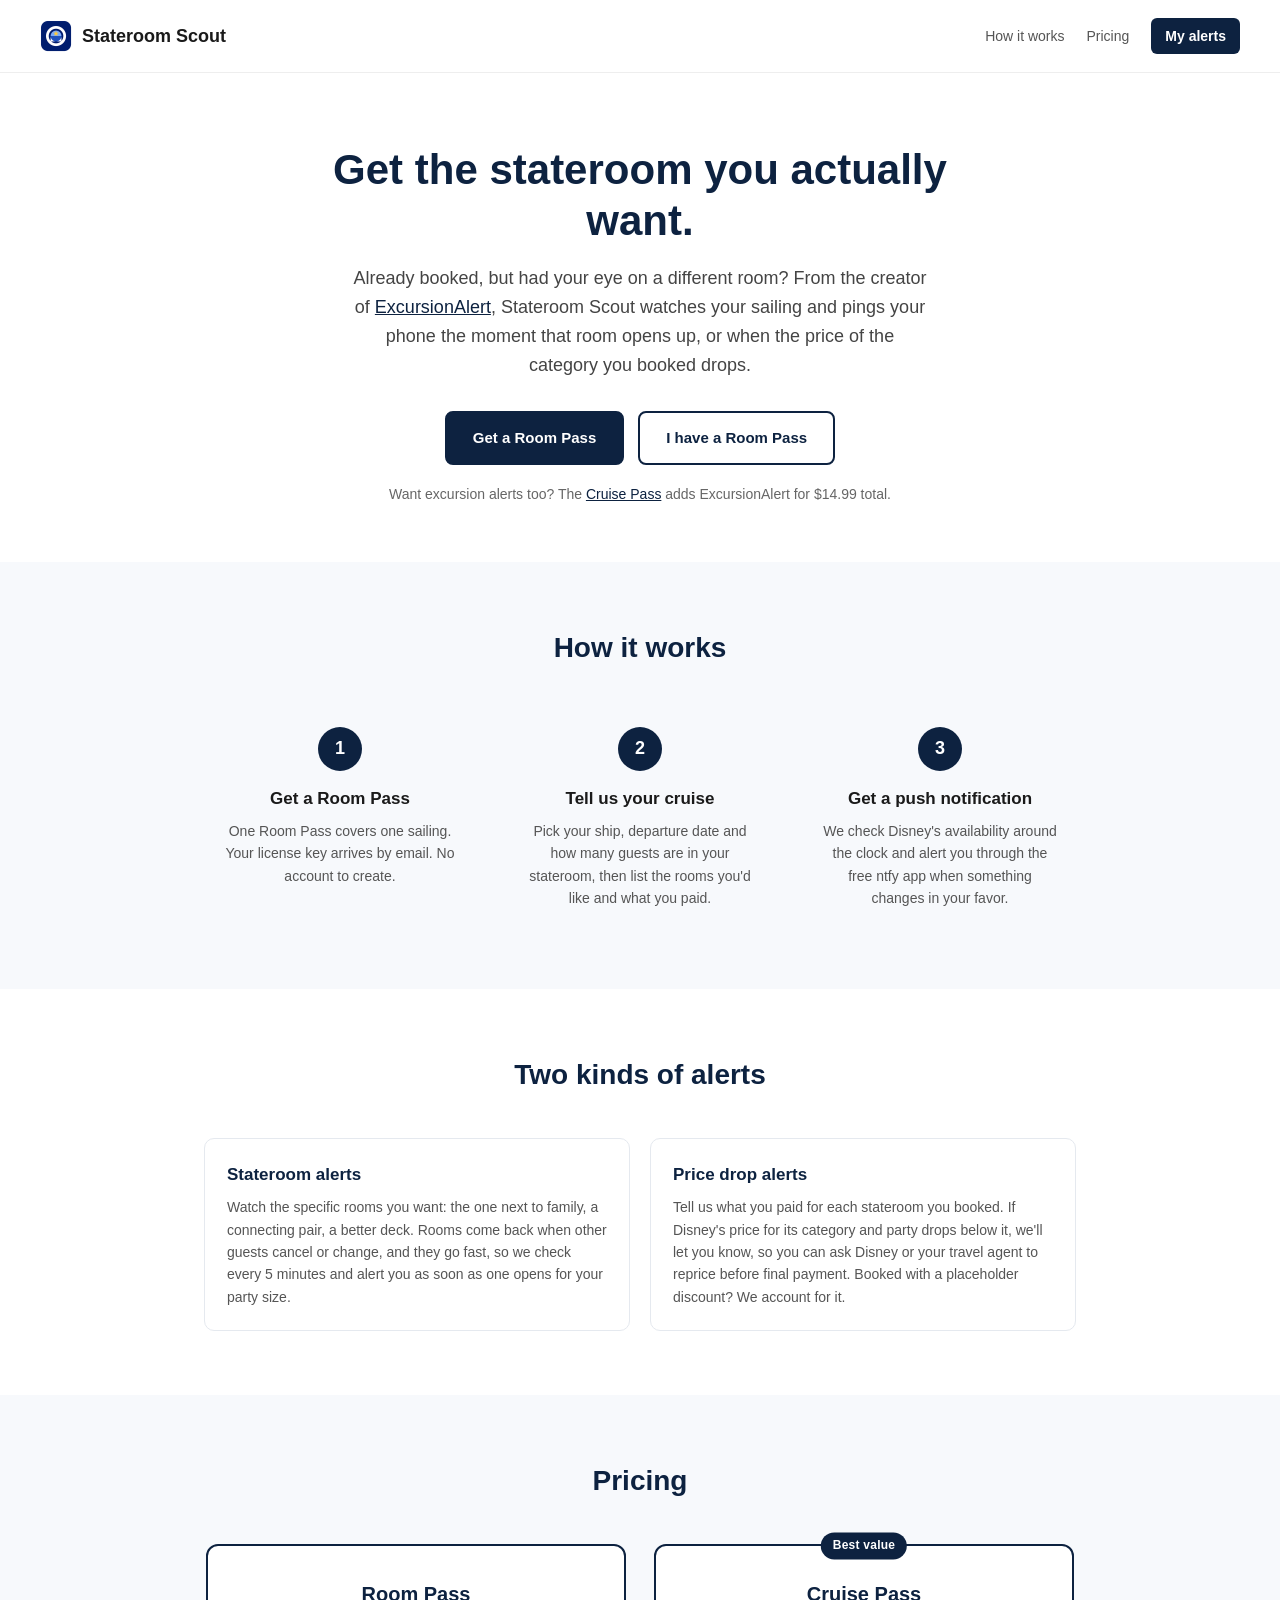
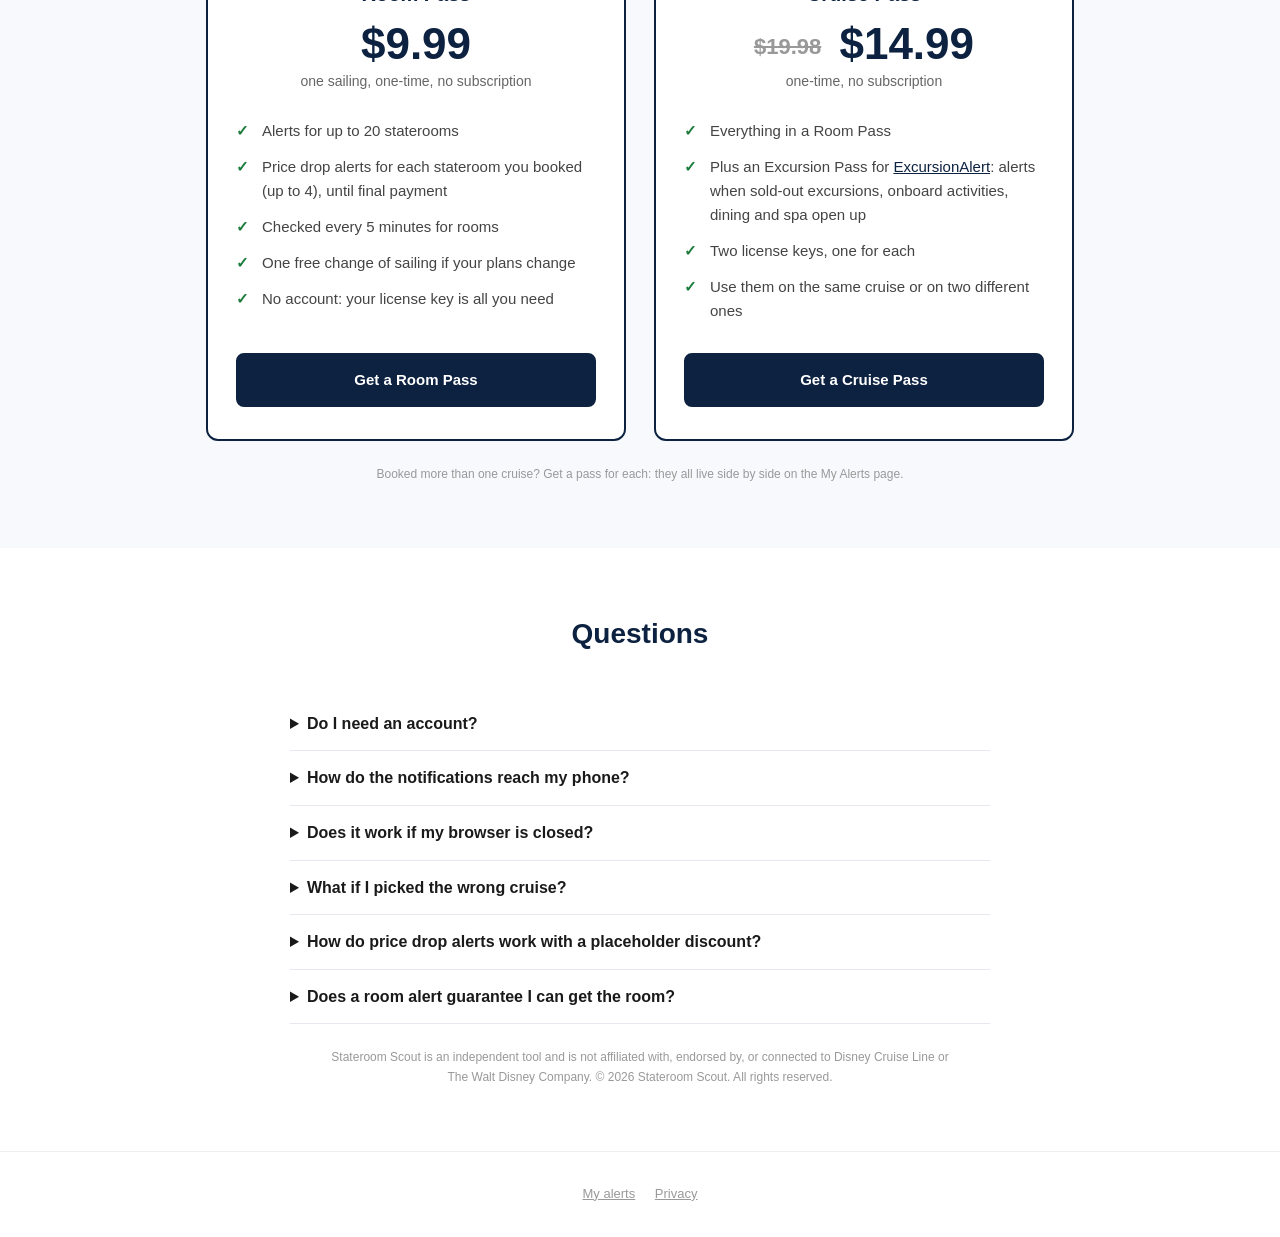
<file: index.html>
<!DOCTYPE html>
<html lang="en">
<head>
  <meta charset="UTF-8" />
  <meta name="viewport" content="width=device-width, initial-scale=1.0" />
  <title>Stateroom Scout - Get the Disney cruise stateroom you want</title>
  <meta name="description" content="Stateroom Scout watches your Disney cruise and sends a push notification when the stateroom you want opens up, or when the price of the category you booked drops." />
  <link rel="icon" href="icons/icon48.png" />
  <link rel="stylesheet" href="site.css" />
  <!-- Cloudflare Web Analytics --><script type='module' src='https://static.cloudflareinsights.com/beacon.min.js' data-cf-beacon='{"token": "0a1c1d9a9bbf4cdd90401e7eb72392b0"}'></script><!-- End Cloudflare Web Analytics -->
</head>
<body>
  <header class="site-header">
    <a class="logo" href="./"><img src="icons/icon128.png" alt="" /> Stateroom Scout</a>
    <nav>
      <a class="nav-optional" href="#how">How it works</a>
      <a class="nav-optional" href="#pricing">Pricing</a>
      <a class="nav-cta" href="alerts.html">My alerts</a>
    </nav>
  </header>

  <section class="hero">
    <h1>Get the stateroom you actually want.</h1>
    <p>Already booked, but had your eye on a different room? From the creator of <a href="https://excursionalert.com" target="_blank" rel="noopener">ExcursionAlert</a>, Stateroom Scout watches your sailing and pings your phone the moment that room opens up, or when the price of the category you booked drops.</p>
    <div class="hero-actions">
      <a class="btn btn-solid" href="buy.html">Get a Room Pass</a>
      <a class="btn btn-outline" href="alerts.html">I have a Room Pass</a>
    </div>
    <p class="hero-note">Want excursion alerts too? The <a href="#pricing">Cruise Pass</a> adds ExcursionAlert for $14.99 total.</p>
  </section>

  <div class="band">
    <section class="section" id="how">
      <h2>How it works</h2>
      <div class="steps">
        <div class="step">
          <div class="step-number">1</div>
          <h3>Get a Room Pass</h3>
          <p>One Room Pass covers one sailing. Your license key arrives by email. No account to create.</p>
        </div>
        <div class="step">
          <div class="step-number">2</div>
          <h3>Tell us your cruise</h3>
          <p>Pick your ship, departure date and how many guests are in your stateroom, then list the rooms you'd like and what you paid.</p>
        </div>
        <div class="step">
          <div class="step-number">3</div>
          <h3>Get a push notification</h3>
          <p>We check Disney's availability around the clock and alert you through the free ntfy app when something changes in your favor.</p>
        </div>
      </div>
    </section>
  </div>

  <section class="section">
    <h2>Two kinds of alerts</h2>
    <div class="features">
      <div class="feature">
        <h3>Stateroom alerts</h3>
        <p>Watch the specific rooms you want: the one next to family, a connecting pair, a better deck. Rooms come back when other guests cancel or change, and they go fast, so we check every 5 minutes and alert you as soon as one opens for your party size.</p>
      </div>
      <div class="feature">
        <h3>Price drop alerts</h3>
        <p>Tell us what you paid for each stateroom you booked. If Disney's price for its category and party drops below it, we'll let you know, so you can ask Disney or your travel agent to reprice before final payment. Booked with a placeholder discount? We account for it.</p>
      </div>
    </div>
  </section>

  <div class="band">
    <section class="section" id="pricing">
      <h2>Pricing</h2>
      <div class="price-cards">
        <div class="price-card">
          <h3>Room Pass</h3>
          <div class="price">$9.99</div>
          <div class="price-sub">one sailing, one-time, no subscription</div>
          <ul>
            <li>Alerts for up to 20 staterooms</li>
            <li>Price drop alerts for each stateroom you booked (up to 4), until final payment</li>
            <li>Checked every 5 minutes for rooms</li>
            <li>One free change of sailing if your plans change</li>
            <li>No account: your license key is all you need</li>
          </ul>
          <a class="btn btn-solid" href="buy.html">Get a Room Pass</a>
        </div>
        <div class="price-card">
          <div class="price-tag">Best value</div>
          <h3>Cruise Pass</h3>
          <div class="price"><span class="price-was">$19.98</span> $14.99</div>
          <div class="price-sub">one-time, no subscription</div>
          <ul>
            <li>Everything in a Room Pass</li>
            <li>Plus an Excursion Pass for <a href="https://excursionalert.com" target="_blank" rel="noopener">ExcursionAlert</a>: alerts when sold-out excursions, onboard activities, dining and spa open up</li>
            <li>Two license keys, one for each</li>
            <li>Use them on the same cruise or on two different ones</li>
          </ul>
          <a class="btn btn-solid" href="https://duffcalifornia.gumroad.com/l/rczrh">Get a Cruise Pass</a>
        </div>
      </div>
      <p class="fine">Booked more than one cruise? Get a pass for each: they all live side by side on the My Alerts page.</p>
    </section>
  </div>

  <section class="section">
    <h2>Questions</h2>
    <div class="faq">
      <details>
        <summary>Do I need an account?</summary>
        <p>No. Your Room Pass license key is your login. Enter it on the My Alerts page and your browser remembers it. On a new device, enter it again: your alerts are saved with the key, not the browser.</p>
      </details>
      <details>
        <summary>How do the notifications reach my phone?</summary>
        <p>Through ntfy, a free notification app for iPhone and Android. You pick a topic name (we suggest a random one), subscribe to it in the app, and our alerts arrive as push notifications. There's a test button to check it works.</p>
      </details>
      <details>
        <summary>Does it work if my browser is closed?</summary>
        <p>Yes. The checking happens on our servers, around the clock. You only need the website to set up or change your alerts.</p>
      </details>
      <details>
        <summary>What if I picked the wrong cruise?</summary>
        <p>Each Room Pass can change its sailing once, for a wrong pick or a change of plans. After that change, the new sailing is final.</p>
      </details>
      <details>
        <summary>How do price drop alerts work with a placeholder discount?</summary>
        <p>Discounts apply to the fare, not taxes, so we work out your price before the discount and alert you when Disney's price falls below that. If you're not sure of your discount percentage, leave it blank and we'll alert you when the price falls below what you paid.</p>
      </details>
      <details>
        <summary>Does a room alert guarantee I can get the room?</summary>
        <p>No. We tell you the room is available; booking it is up to you (or your travel agent), and popular rooms can go again within minutes.</p>
      </details>
    </div>
    <p class="fine">Stateroom Scout is an independent tool and is not affiliated with, endorsed by, or connected to Disney Cruise Line or The Walt Disney Company. © 2026 Stateroom Scout. All rights reserved.</p>
  </section>

  <footer class="site-footer">
    <a href="alerts.html">My alerts</a> <a href="privacy.html">Privacy</a>
  </footer>
</body>
</html>
</file>
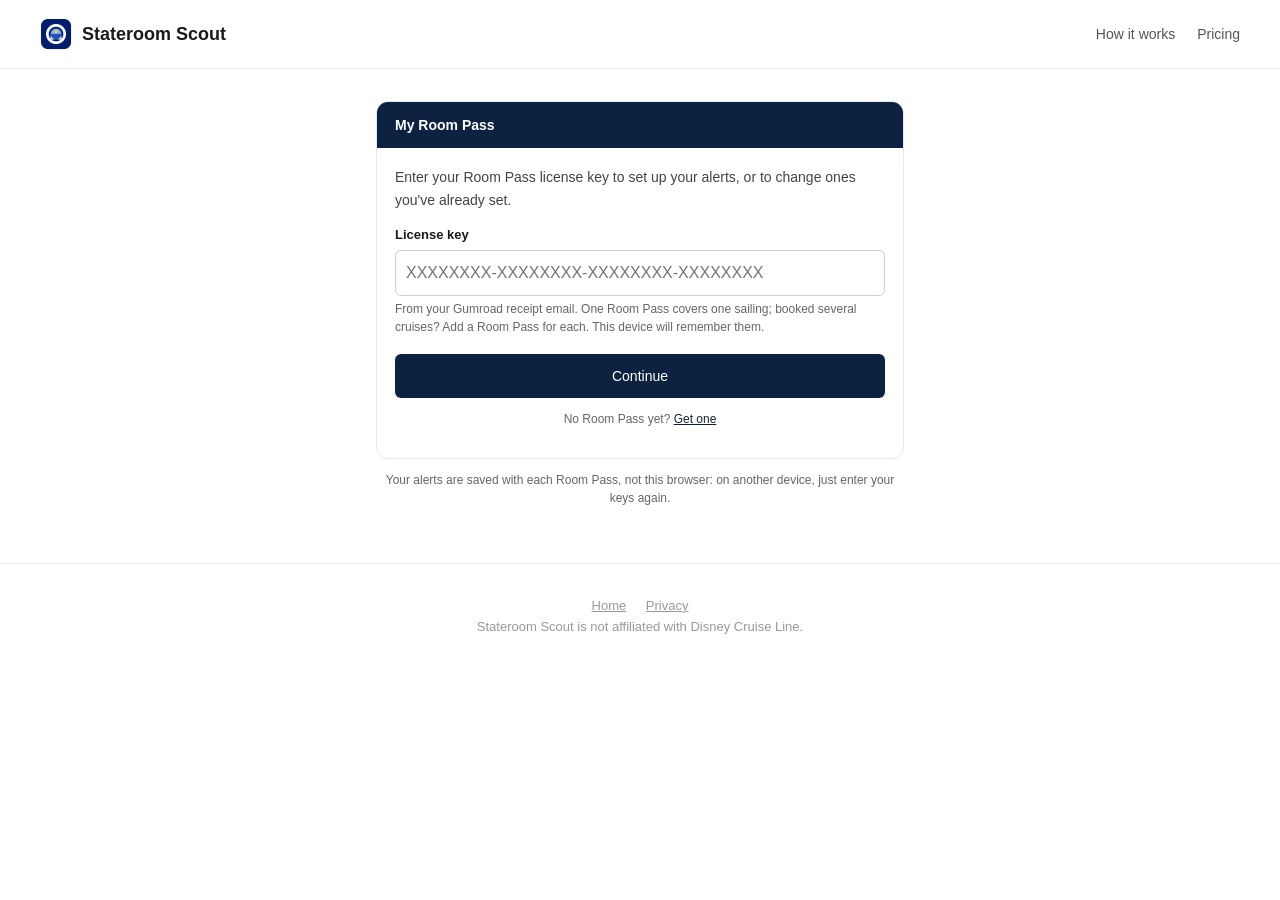
<file: alerts.html>
<!DOCTYPE html>
<html lang="en">
<head>
  <meta charset="UTF-8" />
  <meta name="viewport" content="width=device-width, initial-scale=1.0" />
  <title>My Alerts - Stateroom Scout</title>
  <meta name="description" content="Set up your Room Pass: stateroom alerts and price drop alerts for your Disney cruise." />
  <meta name="robots" content="noindex" />
  <link rel="icon" href="icons/icon48.png" />
  <link rel="stylesheet" href="site.css" />
  <!-- Cloudflare Web Analytics --><script type='module' src='https://static.cloudflareinsights.com/beacon.min.js' data-cf-beacon='{"token": "0a1c1d9a9bbf4cdd90401e7eb72392b0"}'></script><!-- End Cloudflare Web Analytics -->
</head>
<body>
  <header class="site-header">
    <a class="logo" href="./"><img src="icons/icon128.png" alt="" /> Stateroom Scout</a>
    <nav>
      <a class="nav-optional" href="./#how">How it works</a>
      <a href="./#pricing">Pricing</a>
    </nav>
  </header>

  <main class="app-wrap">
    <div id="pass-bar" class="pass-bar hidden">
      <label for="pass-select">Room Pass</label>
      <select id="pass-select"></select>
    </div>
    <div class="app">
      <div class="app-head">
        <span>My Room Pass</span>
        <span id="sailing-badge" class="badge hidden"></span>
      </div>

      <div id="loading" class="panel loading">Loading...</div>
      <div id="fatal" class="notice error hidden"></div>

      <!-- 1. License -->
      <section id="screen-license" class="panel hidden">
        <p id="license-lead" class="lead">Enter your Room Pass license key to set up your alerts, or to change ones you've already set.</p>
        <div class="field">
          <label for="license-key">License key</label>
          <input id="license-key" type="text" placeholder="XXXXXXXX-XXXXXXXX-XXXXXXXX-XXXXXXXX" autocomplete="off" spellcheck="false" />
          <p class="hint">From your Gumroad receipt email. One Room Pass covers one sailing; booked several cruises? Add a Room Pass for each. This device will remember them.</p>
        </div>
        <p id="license-error" class="error-text hidden"></p>
        <button id="activate-btn" class="btn-primary">Continue</button>
        <p class="hint center">No Room Pass yet? <a href="buy.html">Get one</a></p>
        <p class="center"><button id="remove-broken-btn" class="btn-link hidden">Remove this Room Pass from this device</button></p>
        <p class="center"><button id="cancel-add-btn" class="btn-link hidden">Back to my Room Passes</button></p>
      </section>

      <!-- 2. Sailing -->
      <section id="screen-sailing" class="panel hidden">
        <h2>Which cruise are you on?</h2>
        <div class="field">
          <label for="ship">Ship</label>
          <select id="ship"><option value="">Choose a ship</option></select>
        </div>
        <div class="field">
          <label for="sailing">Departure date</label>
          <select id="sailing" disabled><option value="">Choose a ship first</option></select>
        </div>
        <div class="field">
          <label for="guests">Guests in your stateroom</label>
          <select id="guests">
            <option value="1">1</option>
            <option value="2" selected>2</option>
            <option value="3">3</option>
            <option value="4">4</option>
            <option value="5">5</option>
          </select>
          <p class="hint">Disney shows different rooms and prices to different party sizes, so alerts match yours.</p>
        </div>
        <p id="reset-note" class="notice"></p>
        <p id="sailing-error" class="error-text hidden"></p>
        <button id="set-sailing-btn" class="btn-primary" disabled>Set my sailing</button>
      </section>

      <!-- Sailing departed -->
      <section id="screen-departed" class="panel hidden">
        <h2>This sailing has departed</h2>
        <p class="lead">This Room Pass was for a sailing that has now sailed, so its alerts have ended. We hope it was a great trip.</p>
        <button class="btn-secondary forget-license-btn">Use a different license</button>
      </section>

      <!-- 3. Watches -->
      <section id="screen-watches" class="panel hidden">
        <div class="card">
          <div>
            <div id="sailing-title" class="card-title"></div>
            <div id="sailing-meta" class="card-meta"></div>
          </div>
          <button id="change-sailing-btn" class="btn-link">Change</button>
        </div>
        <div id="change-sailing-confirm" class="notice hidden">
          <p id="change-sailing-text"></p>
          <div class="row">
            <button id="change-sailing-yes" class="btn-danger">Change my sailing</button>
            <button id="change-sailing-no" class="btn-secondary">Keep it</button>
          </div>
        </div>

        <h3>Notifications</h3>
        <div class="field">
          <label for="ntfy-topic">ntfy topic</label>
          <div class="row">
            <input id="ntfy-topic" type="text" autocomplete="off" spellcheck="false" />
            <button id="generate-topic-btn" class="btn-secondary small" title="Make a new random topic">New</button>
          </div>
          <p class="hint">Install the free <a href="https://ntfy.sh" target="_blank" rel="noopener noreferrer">ntfy</a> app on your phone and subscribe to this exact topic. Anyone who knows the topic can read its alerts, so keep it hard to guess.</p>
          <button id="test-ntfy-btn" class="btn-secondary small">Send a test notification</button>
          <span id="test-ntfy-result" class="hint"></span>
        </div>

        <h3>Stateroom alerts</h3>
        <p class="hint">Enter the staterooms you'd like. We'll alert you when one opens for <span class="party-text"></span>.</p>
        <div id="room-list" class="room-list"></div>
        <button id="add-room-btn" class="btn-link">+ Add another stateroom</button>

        <h3>Price drop alerts</h3>
        <label class="check"><input id="price-enabled" type="checkbox" /> Watch what I paid for my booked staterooms</label>
        <p id="price-closed" class="notice hidden"></p>
        <div id="price-fields" class="hidden">
          <p class="hint">Add each stateroom you've booked on this sailing. We'll alert you if Disney's price for its category and party drops below what you paid.</p>
          <div id="booked-list" class="booked-list"></div>
          <button id="add-booked-btn" class="btn-link">+ Add another booked stateroom</button>
        </div>

        <p id="save-error" class="error-text hidden"></p>
        <p id="save-ok" class="ok-text hidden"></p>
        <button id="save-btn" class="btn-primary">Save alerts</button>

        <div class="app-foot">
          <span id="license-ending" class="hint"></span>
          <button class="btn-link forget-license-btn">Remove this Room Pass from this device</button>
        </div>
      </section>
    </div>
    <p class="hint center">Your alerts are saved with each Room Pass, not this browser: on another device, just enter your keys again.</p>
  </main>

  <template id="booked-row">
    <fieldset class="booked">
      <div class="booked-head">
        <legend class="booked-title"></legend>
        <button class="btn-link remove-booked">Remove</button>
      </div>
      <div class="field">
        <label>Category you booked</label>
        <select class="b-category"><option value="">Choose a category</option></select>
        <p class="hint">On your reservation, e.g. "Category 4B".</p>
      </div>
      <div class="field">
        <label>Guests in this stateroom</label>
        <select class="b-guests">
          <option value="1">1</option><option value="2">2</option><option value="3">3</option>
          <option value="4">4</option><option value="5">5</option>
        </select>
      </div>
      <div class="field">
        <label>Did you book it with a discount, such as a placeholder reservation?</label>
        <div class="row">
          <label class="check"><input type="radio" class="b-disc-no" value="no" checked /> No</label>
          <label class="check"><input type="radio" class="b-disc-yes" value="yes" /> Yes</label>
        </div>
      </div>
      <div class="field b-discount-field hidden">
        <label>Discount percentage</label>
        <div class="row narrow"><input class="b-pct" type="text" inputmode="decimal" placeholder="10" /><span>%</span></div>
        <p class="hint">If you're unsure what percentage you received, leave this blank. We'll then alert you only when the price falls below what you paid.</p>
      </div>
      <div class="field">
        <label>Total you paid for this stateroom, including taxes</label>
        <input class="b-paid" type="text" inputmode="decimal" placeholder="$0.00" />
      </div>
      <p class="hint b-preview"></p>
    </fieldset>
  </template>

  <template id="room-row">
    <div class="row room-row">
      <input type="text" inputmode="numeric" placeholder="Stateroom number, e.g. 8574" />
      <button class="btn-icon remove-room" title="Remove">&times;</button>
    </div>
  </template>

  <footer class="site-footer">
    <a href="./">Home</a> <a href="privacy.html">Privacy</a>
    <p>Stateroom Scout is not affiliated with Disney Cruise Line.</p>
  </footer>

  <script type="module" src="alerts.js"></script>
</body>
</html>
</file>
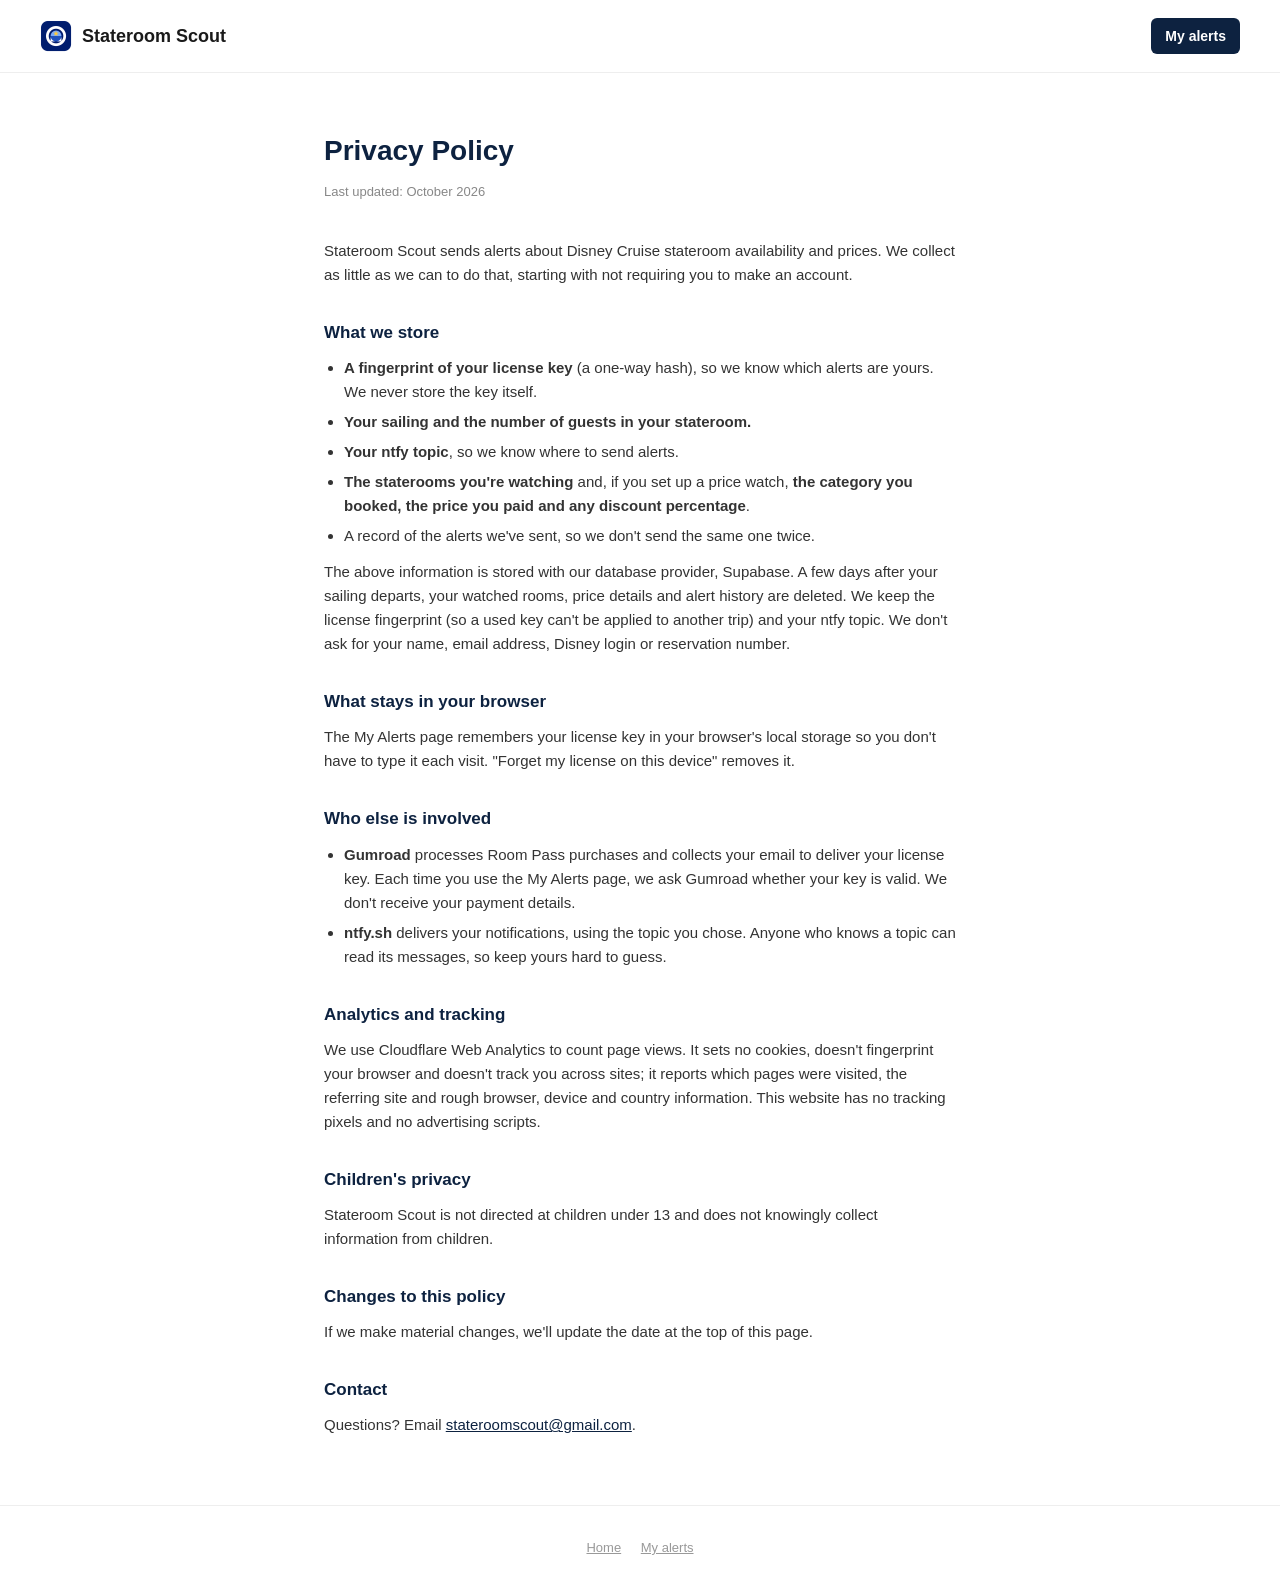
<file: privacy.html>
<!DOCTYPE html>
<html lang="en">
<head>
  <meta charset="UTF-8" />
  <meta name="viewport" content="width=device-width, initial-scale=1.0" />
  <title>Privacy Policy - Stateroom Scout</title>
  <link rel="icon" href="icons/icon48.png" />
  <link rel="stylesheet" href="site.css" />
  <!-- Cloudflare Web Analytics --><script type='module' src='https://static.cloudflareinsights.com/beacon.min.js' data-cf-beacon='{"token": "0a1c1d9a9bbf4cdd90401e7eb72392b0"}'></script><!-- End Cloudflare Web Analytics -->
</head>
<body>
  <header class="site-header">
    <a class="logo" href="./"><img src="icons/icon128.png" alt="" /> Stateroom Scout</a>
    <nav><a class="nav-cta" href="alerts.html">My alerts</a></nav>
  </header>

  <main class="prose">
    <h1>Privacy Policy</h1>
    <p class="updated">Last updated: October 2026</p>

    <p>Stateroom Scout sends alerts about Disney Cruise stateroom availability and prices. We collect as little as we can to do that, starting with not requiring you to make an account.</p>

    <h2>What we store</h2>
    <ul>
      <li><strong>A fingerprint of your license key</strong> (a one-way hash), so we know which alerts are yours. We never store the key itself.</li>
      <li><strong>Your sailing and the number of guests in your stateroom.</strong></li>
      <li><strong>Your ntfy topic</strong>, so we know where to send alerts.</li>
      <li><strong>The staterooms you're watching</strong> and, if you set up a price watch, <strong>the category you booked, the price you paid and any discount percentage</strong>.</li>
      <li>A record of the alerts we've sent, so we don't send the same one twice.</li>
    </ul>
    <p>The above information is stored with our database provider, Supabase. A few days after your sailing departs, your watched rooms, price details and alert history are deleted. We keep the license fingerprint (so a used key can't be applied to another trip) and your ntfy topic. We don't ask for your name, email address, Disney login or reservation number. </p>

    <h2>What stays in your browser</h2>
    <p>The My Alerts page remembers your license key in your browser's local storage so you don't have to type it each visit. "Forget my license on this device" removes it.</p>

    <h2>Who else is involved</h2>
    <ul>
      <li><strong>Gumroad</strong> processes Room Pass purchases and collects your email to deliver your license key. Each time you use the My Alerts page, we ask Gumroad whether your key is valid. We don't receive your payment details.</li>
      <li><strong>ntfy.sh</strong> delivers your notifications, using the topic you chose. Anyone who knows a topic can read its messages, so keep yours hard to guess.</li>
    </ul>

    <h2>Analytics and tracking</h2>
    <p>We use Cloudflare Web Analytics to count page views. It sets no cookies, doesn't fingerprint your browser and doesn't track you across sites; it reports which pages were visited, the referring site and rough browser, device and country information. This website has no tracking pixels and no advertising scripts.</p>

    <h2>Children's privacy</h2>
    <p>Stateroom Scout is not directed at children under 13 and does not knowingly collect information from children.</p>

    <h2>Changes to this policy</h2>
    <p>If we make material changes, we'll update the date at the top of this page.</p>

    <h2>Contact</h2>
    <p>Questions? Email <a href="mailto:stateroomscout@gmail.com">stateroomscout@gmail.com</a>.</p>
  </main>

  <footer class="site-footer">
    <a href="./">Home</a> <a href="alerts.html">My alerts</a>
  </footer>
</body>
</html>
</file>
<file: site.css>
/* Stateroom Scout site: shared by the landing page, the alerts page and the policy pages. */

*, *::before, *::after { box-sizing: border-box; margin: 0; padding: 0; }

:root {
  --navy: #0d2240;
  --navy-2: #1a3a60;
  --ink: #1a1a1a;
  --text: #444;
  --muted: #666;
  --line: #e5e9ef;
  --soft: #f7f9fc;
  --warn-bg: #fff8e6;
  --warn-line: #f0c040;
  --red: #b3261e;
  --green: #1a7a3a;
}

body {
  font-family: -apple-system, BlinkMacSystemFont, "Segoe UI", Roboto, sans-serif;
  color: var(--ink);
  background: #fff;
  line-height: 1.6;
}
a { color: var(--navy); }
.hidden { display: none !important; }

/* Header and footer ----------------------------------------------------------------------------- */

.site-header {
  display: flex;
  align-items: center;
  justify-content: space-between;
  gap: 16px;
  padding: 18px 40px;
  border-bottom: 1px solid #eee;
}
.logo { display: flex; align-items: center; gap: 10px; font-weight: 700; font-size: 18px; text-decoration: none; color: var(--ink); }
.logo img { width: 32px; height: 32px; border-radius: 6px; }
.site-header nav { display: flex; align-items: center; gap: 22px; }
.site-header nav a { text-decoration: none; font-size: 14px; color: #555; }
.site-header nav a:hover { color: var(--ink); }
.site-header nav a.nav-cta { color: #fff; background: var(--navy); padding: 7px 14px; border-radius: 6px; font-weight: 600; }
.site-header nav a.nav-cta:hover { background: var(--navy-2); color: #fff; }

.site-footer { text-align: center; padding: 32px 24px; font-size: 13px; color: #999; border-top: 1px solid #eee; }
.site-footer a { color: #999; margin: 0 8px; }

@media (max-width: 640px) {
  .site-header { padding: 14px 16px; }
  .site-header nav { gap: 14px; }
  .site-header nav .nav-optional { display: none; }
}

/* Landing page ---------------------------------------------------------------------------------- */

.hero { text-align: center; padding: 72px 24px 56px; max-width: 760px; margin: 0 auto; }
.hero h1 { font-size: 42px; font-weight: 800; line-height: 1.2; margin-bottom: 18px; color: var(--navy); }
.hero p { font-size: 18px; color: var(--text); margin: 0 auto 32px; max-width: 580px; }
.hero-actions { display: flex; gap: 14px; justify-content: center; flex-wrap: wrap; }

.btn {
  display: inline-block;
  padding: 13px 26px;
  border-radius: 8px;
  text-decoration: none;
  font-weight: 600;
  font-size: 15px;
  border: 2px solid var(--navy);
  transition: background 0.15s;
}
.btn-solid { background: var(--navy); color: #fff; }
.btn-solid:hover { background: var(--navy-2); }
.btn-outline { color: var(--navy); background: #fff; }
.btn-outline:hover { background: #f0f4f8; }

.section { padding: 64px 24px; max-width: 920px; margin: 0 auto; }
.section h2 { text-align: center; font-size: 28px; font-weight: 700; color: var(--navy); margin-bottom: 40px; }
.band { background: var(--soft); }

.steps { display: grid; grid-template-columns: repeat(auto-fit, minmax(240px, 1fr)); gap: 28px; }
.step { text-align: center; padding: 16px; }
.step-number {
  display: inline-flex; align-items: center; justify-content: center;
  width: 44px; height: 44px; border-radius: 50%;
  background: var(--navy); color: #fff; font-weight: 700; font-size: 18px; margin-bottom: 14px;
}
.step h3 { font-size: 17px; margin-bottom: 8px; }
.step p { font-size: 14px; color: #555; }

.features { display: grid; grid-template-columns: repeat(auto-fit, minmax(260px, 1fr)); gap: 20px; }
.feature { background: #fff; border: 1.5px solid var(--line); border-radius: 10px; padding: 22px; }
.feature h3 { font-size: 17px; color: var(--navy); margin-bottom: 8px; }
.feature p { font-size: 14px; color: #555; }

.price-cards { display: grid; grid-template-columns: repeat(auto-fit, minmax(280px, 1fr)); gap: 24px; max-width: 880px; margin: 0 auto; align-items: stretch; }
.price-cards .price-card { display: flex; flex-direction: column; }
.price-cards .price-card ul { flex: 1; }
.price-cards .price-card { position: relative; }
.price-tag {
  position: absolute; top: 0; left: 50%; transform: translate(-50%, -50%);
  background: var(--navy); color: #fff; font-size: 12px; font-weight: 700;
  padding: 4px 12px; border-radius: 999px; letter-spacing: 0.02em; white-space: nowrap;
}
.price-was { font-size: 22px; font-weight: 600; color: #999; text-decoration: line-through; margin-right: 6px; vertical-align: middle; }
.hero-note { margin-top: 18px !important; margin-bottom: 0 !important; font-size: 14px !important; color: var(--muted) !important; }
.price-card {
  max-width: 420px; margin: 0 auto; text-align: center;
  border: 2px solid var(--navy); border-radius: 12px; padding: 32px 28px; background: #fff;
}
.price-card h3 { font-size: 20px; color: var(--navy); }
.price { font-size: 44px; font-weight: 800; color: var(--navy); line-height: 1.1; margin: 10px 0 2px; }
.price-sub { font-size: 14px; color: var(--muted); margin-bottom: 20px; }
.price-card ul { text-align: left; list-style: none; margin: 0 auto 24px; font-size: 15px; color: var(--text); }
.price-card li { padding: 6px 0 6px 26px; position: relative; }
.price-card li::before { content: "\2713"; position: absolute; left: 0; color: var(--green); font-weight: 700; }

.faq { max-width: 700px; margin: 0 auto; }
.faq details { border-bottom: 1px solid var(--line); padding: 14px 0; }
.faq summary { font-weight: 600; cursor: pointer; font-size: 16px; }
.faq details p { margin-top: 10px; font-size: 15px; color: var(--text); }

.fine { text-align: center; font-size: 12px; color: #999; max-width: 640px; margin: 24px auto 0; }

@media (max-width: 640px) {
  .hero { padding: 48px 16px 40px; }
  .hero h1 { font-size: 32px; }
  .hero p { font-size: 16px; }
  .section { padding: 48px 16px; }
}

/* Policy pages ---------------------------------------------------------------------------------- */

.prose { max-width: 680px; margin: 0 auto; padding: 56px 24px; }
.prose h1 { font-size: 28px; font-weight: 800; margin-bottom: 8px; color: var(--navy); }
.prose .updated { font-size: 13px; color: #888; margin-bottom: 36px; }
.prose h2 { font-size: 17px; margin: 32px 0 10px; color: var(--navy); }
.prose p, .prose li { font-size: 15px; color: #333; }
.prose p { margin-bottom: 12px; }
.prose ul { margin: 8px 0 12px 20px; }
.prose li { margin-bottom: 6px; }

/* Alerts page ----------------------------------------------------------------------------------- */

.app-wrap { max-width: 560px; margin: 32px auto 56px; padding: 0 16px; }
.pass-bar { display: flex; align-items: center; gap: 10px; margin-bottom: 12px; }
.pass-bar label { font-weight: 600; font-size: 13px; color: var(--navy); white-space: nowrap; }
.pass-bar select { flex: 1; min-width: 0; padding: 9px 10px; border: 1px solid #c8cde0; border-radius: 6px; font: inherit; font-size: 16px; background: #fff; color: var(--ink); }
.app { border: 1.5px solid var(--line); border-radius: 12px; overflow: hidden; background: #fff; font-size: 14px; }
.app-head {
  display: flex; align-items: center; justify-content: space-between; gap: 8px;
  background: var(--navy); color: #fff; padding: 12px 18px; font-weight: 600;
}
.badge {
  font-size: 12px; font-weight: 500; background: rgba(255 255 255 / 0.15); border-radius: 10px; padding: 2px 9px;
  color: #e0e8ff; max-width: 60%; overflow: hidden; text-overflow: ellipsis; white-space: nowrap;
}
.panel { padding: 18px; }
.loading { color: var(--muted); text-align: center; padding: 36px; }

.app h2 { font-size: 17px; margin-bottom: 12px; color: var(--navy); }
.app h3 { font-size: 14px; margin: 18px 0 6px; padding-top: 14px; border-top: 1px solid var(--line); color: var(--navy); }
.lead { margin-bottom: 14px; color: var(--text); }

.field { margin-bottom: 12px; }
.field > label { display: block; font-weight: 600; font-size: 13px; margin-bottom: 4px; }
.app input[type="text"], .app select {
  width: 100%; padding: 9px 10px; border: 1px solid #c8cde0; border-radius: 6px;
  font: inherit; font-size: 16px; /* 16px stops phones zooming in on focus */
  background: #fff; color: var(--ink);
}
.app input[type="text"]:focus, .app select:focus { outline: 2px solid #8fa6e8; outline-offset: 0; border-color: var(--navy); }
.app select:disabled { background: var(--soft); color: #999; }
.static { padding: 4px 0; }

.hint { font-size: 12px; color: var(--muted); line-height: 1.5; margin-top: 4px; }
.center { text-align: center; margin-top: 12px; }
.row { display: flex; align-items: center; gap: 8px; }
.row.narrow input { width: 90px !important; }
.check { display: inline-flex; align-items: center; gap: 6px; font-weight: 400; cursor: pointer; margin-right: 14px; }

.notice {
  background: var(--warn-bg); border: 1px solid var(--warn-line); border-radius: 6px;
  padding: 9px 11px; font-size: 13px; line-height: 1.5; margin: 8px 0 12px;
}
.notice .row { margin-top: 8px; }
.notice.error { background: #fdecea; border-color: #f1b0aa; color: var(--red); margin: 14px 18px; }
.error-text { color: var(--red); font-size: 13px; margin: 6px 0 8px; line-height: 1.5; }
.ok-text { color: var(--green); font-size: 13px; margin: 6px 0 8px; }

.card {
  display: flex; justify-content: space-between; align-items: flex-start; gap: 8px;
  background: var(--soft); border: 1px solid var(--line); border-radius: 8px; padding: 10px 12px;
}
.card-title { font-weight: 600; }
.card-meta { font-size: 12px; color: var(--muted); margin-top: 2px; line-height: 1.45; }

.room-list { display: flex; flex-direction: column; gap: 8px; margin: 8px 0; }
.booked-list { display: flex; flex-direction: column; gap: 10px; margin: 8px 0; }
.booked { border: 1px solid var(--line); border-radius: 8px; padding: 10px 12px 2px; background: var(--soft); min-width: 0; }
.booked-head { display: flex; justify-content: space-between; align-items: center; margin-bottom: 6px; }
.booked-title { font-weight: 600; font-size: 13px; color: var(--navy); padding: 0; }
.room-row input.invalid { border-color: var(--red); }

.app button { font: inherit; cursor: pointer; }
.btn-primary, .btn-secondary, .btn-danger { border-radius: 6px; padding: 10px 14px; font-weight: 600; border: 1px solid transparent; }
.btn-primary { width: 100%; background: var(--navy); color: #fff; margin-top: 6px; }
.btn-primary:disabled { background: #9aa5c8; cursor: default; }
.btn-secondary { background: #fff; color: var(--navy); border-color: #c8cde0; }
.btn-danger { background: var(--red); color: #fff; }
.small { padding: 7px 11px; font-size: 13px; white-space: nowrap; }
.btn-link { background: none; border: none; color: var(--navy); text-decoration: underline; font-size: 13px; padding: 2px 0; }
.btn-icon { background: none; border: none; color: #999; font-size: 20px; line-height: 1; padding: 0 6px; }
.btn-icon:hover { color: var(--red); }
#test-ntfy-btn { margin-top: 8px; }

.app-foot {
  display: flex; justify-content: space-between; align-items: center; gap: 8px; flex-wrap: wrap;
  margin-top: 16px; padding-top: 12px; border-top: 1px solid var(--line);
}
</file>
